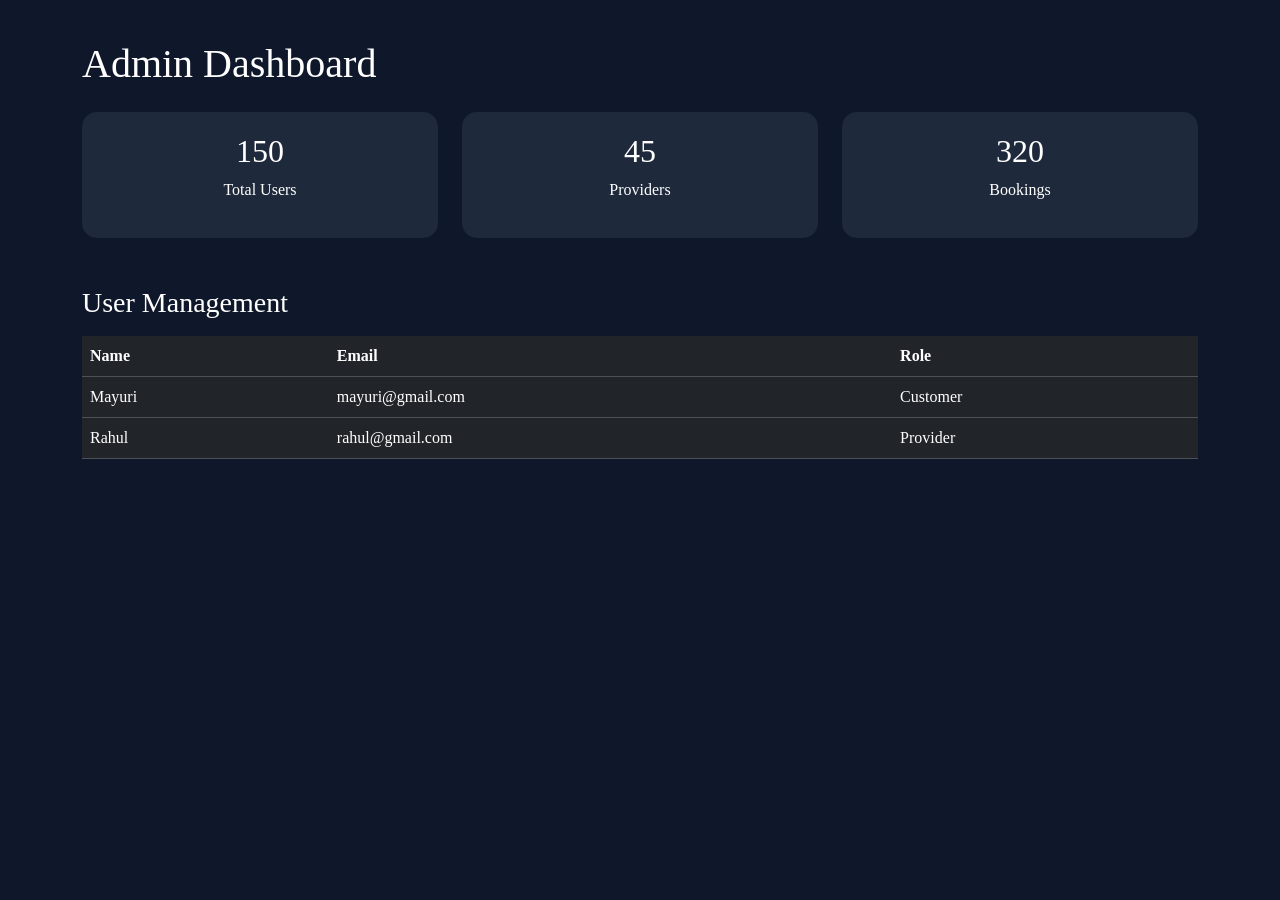
<file: templates/admin.html>
<!DOCTYPE html>
<html>
<head>
<title>Admin Dashboard</title>

<link href="https://cdn.jsdelivr.net/npm/bootstrap@5.3.3/dist/css/bootstrap.min.css" rel="stylesheet">

<style>

body{
    background:#0F172A;
    color:white;
    font-family:'Segoe UI';
}

.container{
    margin-top:40px;
}

.card-box{
    background:#1E293B;
    padding:20px;
    border-radius:15px;
    text-align:center;
}

table{
    color:white !important;
}

</style>

</head>
<body>

<div class="container">

    <h1>Admin Dashboard</h1>

    <div class="row mt-4">

        <div class="col-md-4">
            <div class="card-box">
                <h2>150</h2>
                <p>Total Users</p>
            </div>
        </div>

        <div class="col-md-4">
            <div class="card-box">
                <h2>45</h2>
                <p>Providers</p>
            </div>
        </div>

        <div class="col-md-4">
            <div class="card-box">
                <h2>320</h2>
                <p>Bookings</p>
            </div>
        </div>

    </div>

    <div class="mt-5">

        <h3>User Management</h3>

        <table class="table table-dark mt-3">

            <tr>
                <th>Name</th>
                <th>Email</th>
                <th>Role</th>
            </tr>

            <tr>
                <td>Mayuri</td>
                <td>mayuri@gmail.com</td>
                <td>Customer</td>
            </tr>

            <tr>
                <td>Rahul</td>
                <td>rahul@gmail.com</td>
                <td>Provider</td>
            </tr>

        </table>

    </div>

</div>

</body>
</html>
</file>
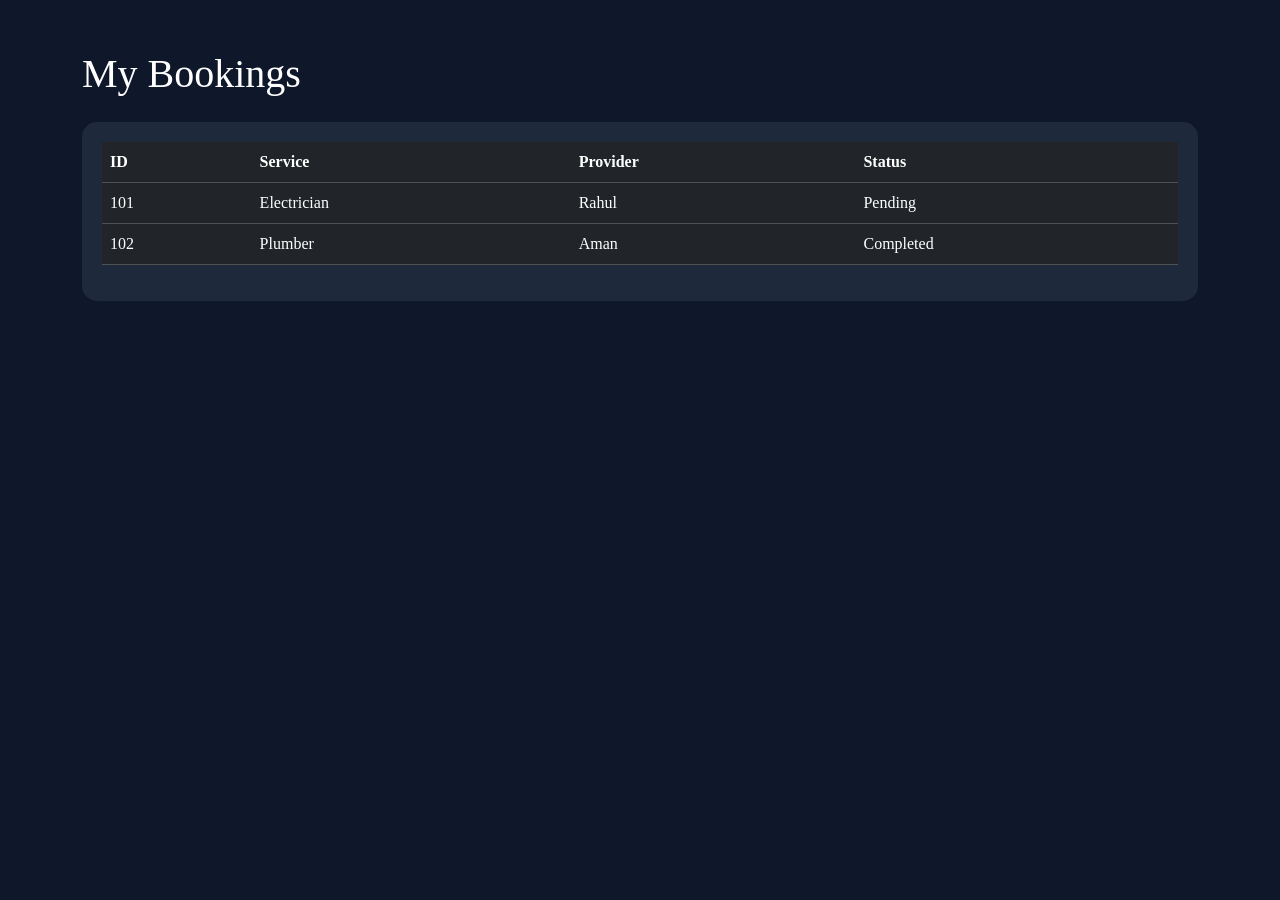
<file: templates/booking.html>
<!DOCTYPE html>
<html>
<head>
    <title>My Bookings</title>
    <link href="https://cdn.jsdelivr.net/npm/bootstrap@5.3.3/dist/css/bootstrap.min.css" rel="stylesheet">

    <style>
        body{
            background:#0F172A;
            color:white;
            font-family:'Segoe UI';
        }

        .container{
            margin-top:50px;
        }

        .card{
            background:#1E293B;
            border:none;
            border-radius:15px;
            padding:20px;
        }

        table{
            color:white !important;
        }
    </style>
</head>
<body>

<div class="container">

    <h1>My Bookings</h1>

    <div class="card mt-4">

        <table class="table table-dark">

            <tr>
                <th>ID</th>
                <th>Service</th>
                <th>Provider</th>
                <th>Status</th>
            </tr>

            <tr>
                <td>101</td>
                <td>Electrician</td>
                <td>Rahul</td>
                <td>Pending</td>
            </tr>

            <tr>
                <td>102</td>
                <td>Plumber</td>
                <td>Aman</td>
                <td>Completed</td>
            </tr>

        </table>

    </div>

</div>

</body>
</html>
</file>
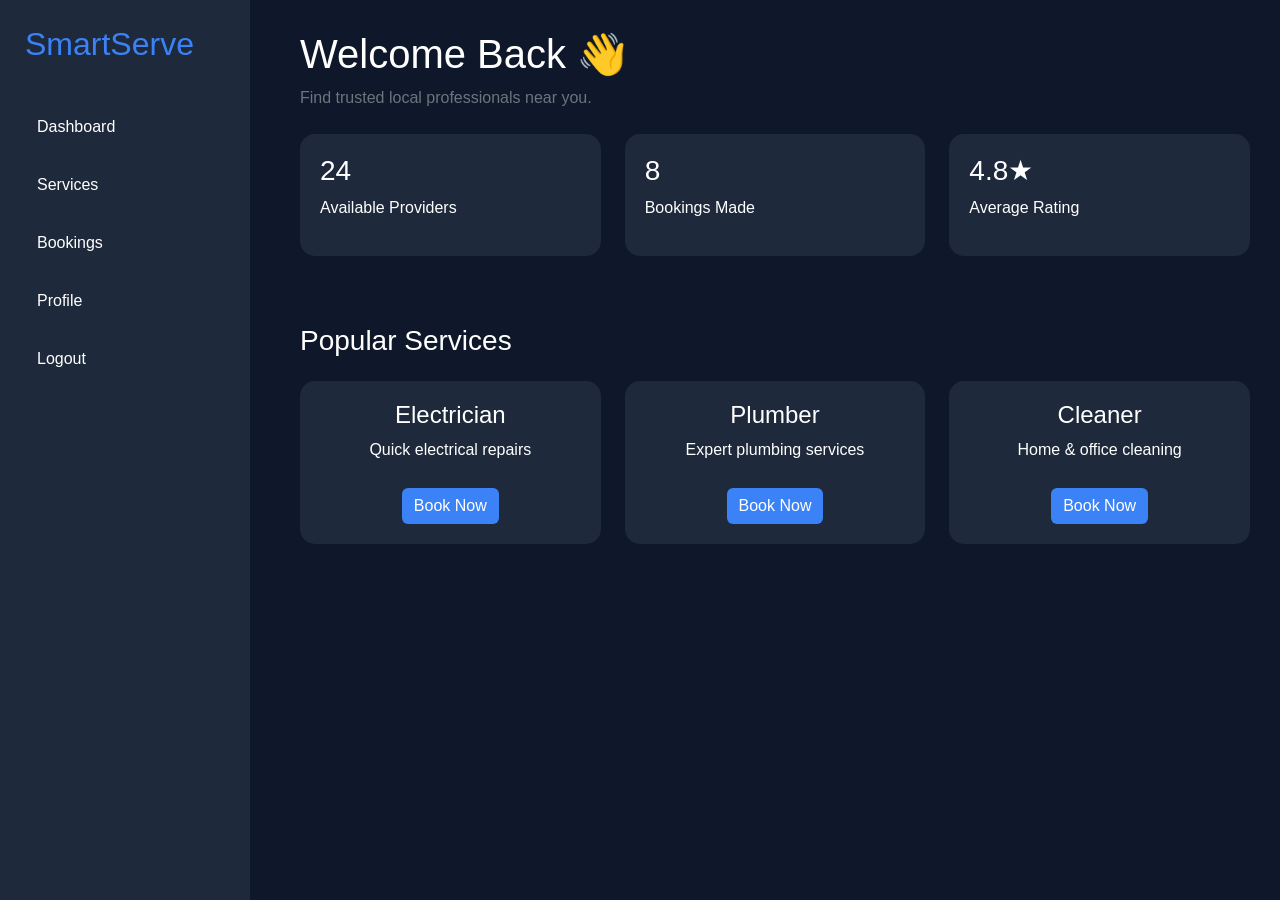
<file: templates/customer.html>
<!DOCTYPE html>
<html lang="en">
<head>
<meta charset="UTF-8">
<meta name="viewport" content="width=device-width, initial-scale=1.0">
<title>SmartServe Dashboard</title>

<link href="https://cdn.jsdelivr.net/npm/bootstrap@5.3.3/dist/css/bootstrap.min.css" rel="stylesheet">

<style>

body{
    background:#0F172A;
    color:white;
    font-family:'Segoe UI',sans-serif;
}

.sidebar{
    position:fixed;
    width:250px;
    height:100vh;
    background:#1E293B;
    padding:25px;
}

.sidebar h2{
    color:#3B82F6;
    margin-bottom:40px;
}

.sidebar a{
    display:block;
    color:white;
    text-decoration:none;
    padding:12px;
    margin-bottom:10px;
    border-radius:10px;
}

.sidebar a:hover{
    background:#334155;
}

.main{
    margin-left:270px;
    padding:30px;
}

.card-box{
    background:#1E293B;
    border-radius:15px;
    padding:20px;
    margin-bottom:20px;
}

.service-card{
    background:#1E293B;
    border-radius:15px;
    padding:20px;
    text-align:center;
    transition:.3s;
}

.service-card:hover{
    transform:translateY(-5px);
}

.btn-book{
    background:#3B82F6;
    border:none;
    margin-top:10px;
}

</style>

</head>
<body>

<div class="sidebar">

    <h2>SmartServe</h2>

    <a href="#">Dashboard</a>
    <a href="/services">Services</a>
    <a href="/booking">Bookings</a>
    <a href="/profile">Profile</a>
    <a href="/">Logout</a>

</div>

<div class="main">

    <h1>Welcome Back 👋</h1>

    <p class="text-secondary">
        Find trusted local professionals near you.
    </p>

    <div class="row mt-4">

        <div class="col-md-4">
            <div class="card-box">
                <h3>24</h3>
                <p>Available Providers</p>
            </div>
        </div>

        <div class="col-md-4">
            <div class="card-box">
                <h3>8</h3>
                <p>Bookings Made</p>
            </div>
        </div>

        <div class="col-md-4">
            <div class="card-box">
                <h3>4.8★</h3>
                <p>Average Rating</p>
            </div>
        </div>

    </div>

    <h3 class="mt-5 mb-4">Popular Services</h3>

    <div class="row">

        <div class="col-md-4">
            <div class="service-card">
                <h4>Electrician</h4>
                <p>Quick electrical repairs</p>
                <button class="btn btn-book text-white">
                    Book Now
                </button>
            </div>
        </div>

        <div class="col-md-4">
            <div class="service-card">
                <h4>Plumber</h4>
                <p>Expert plumbing services</p>
                <button class="btn btn-book text-white">
                    Book Now
                </button>
            </div>
        </div>

        <div class="col-md-4">
            <div class="service-card">
                <h4>Cleaner</h4>
                <p>Home & office cleaning</p>
                <button class="btn btn-book text-white">
                    Book Now
                </button>
            </div>
        </div>

    </div>

</div>

</body>
</html>
</file>
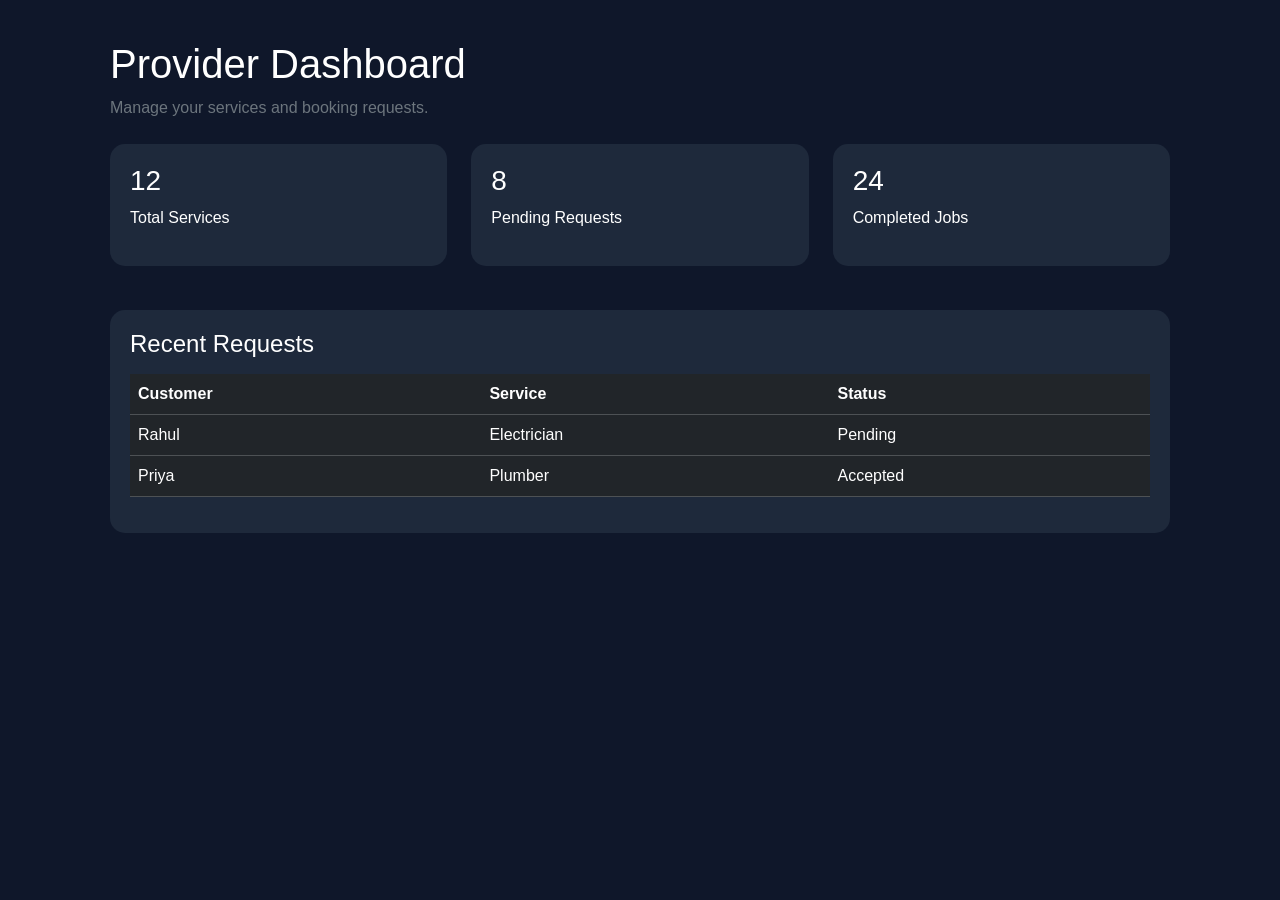
<file: templates/provider.html>
<!DOCTYPE html>
<html lang="en">
<head>
<meta charset="UTF-8">
<meta name="viewport" content="width=device-width, initial-scale=1.0">
<title>Provider Dashboard</title>

<link href="https://cdn.jsdelivr.net/npm/bootstrap@5.3.3/dist/css/bootstrap.min.css" rel="stylesheet">

<style>
body{
    background:#0F172A;
    color:white;
    font-family:'Segoe UI',sans-serif;
}

.container{
    padding:40px;
}

.card-box{
    background:#1E293B;
    border-radius:15px;
    padding:20px;
    margin-bottom:20px;
}

table{
    color:white !important;
}
</style>

</head>
<body>

<div class="container">

    <h1>Provider Dashboard</h1>
    <p class="text-secondary">Manage your services and booking requests.</p>

    <div class="row mt-4">

        <div class="col-md-4">
            <div class="card-box">
                <h3>12</h3>
                <p>Total Services</p>
            </div>
        </div>

        <div class="col-md-4">
            <div class="card-box">
                <h3>8</h3>
                <p>Pending Requests</p>
            </div>
        </div>

        <div class="col-md-4">
            <div class="card-box">
                <h3>24</h3>
                <p>Completed Jobs</p>
            </div>
        </div>

    </div>

    <div class="card-box mt-4">

        <h4>Recent Requests</h4>

        <table class="table table-dark mt-3">

            <tr>
                <th>Customer</th>
                <th>Service</th>
                <th>Status</th>
            </tr>

            <tr>
                <td>Rahul</td>
                <td>Electrician</td>
                <td>Pending</td>
            </tr>

            <tr>
                <td>Priya</td>
                <td>Plumber</td>
                <td>Accepted</td>
            </tr>

        </table>

    </div>

</div>

</body>
</html>
</file>
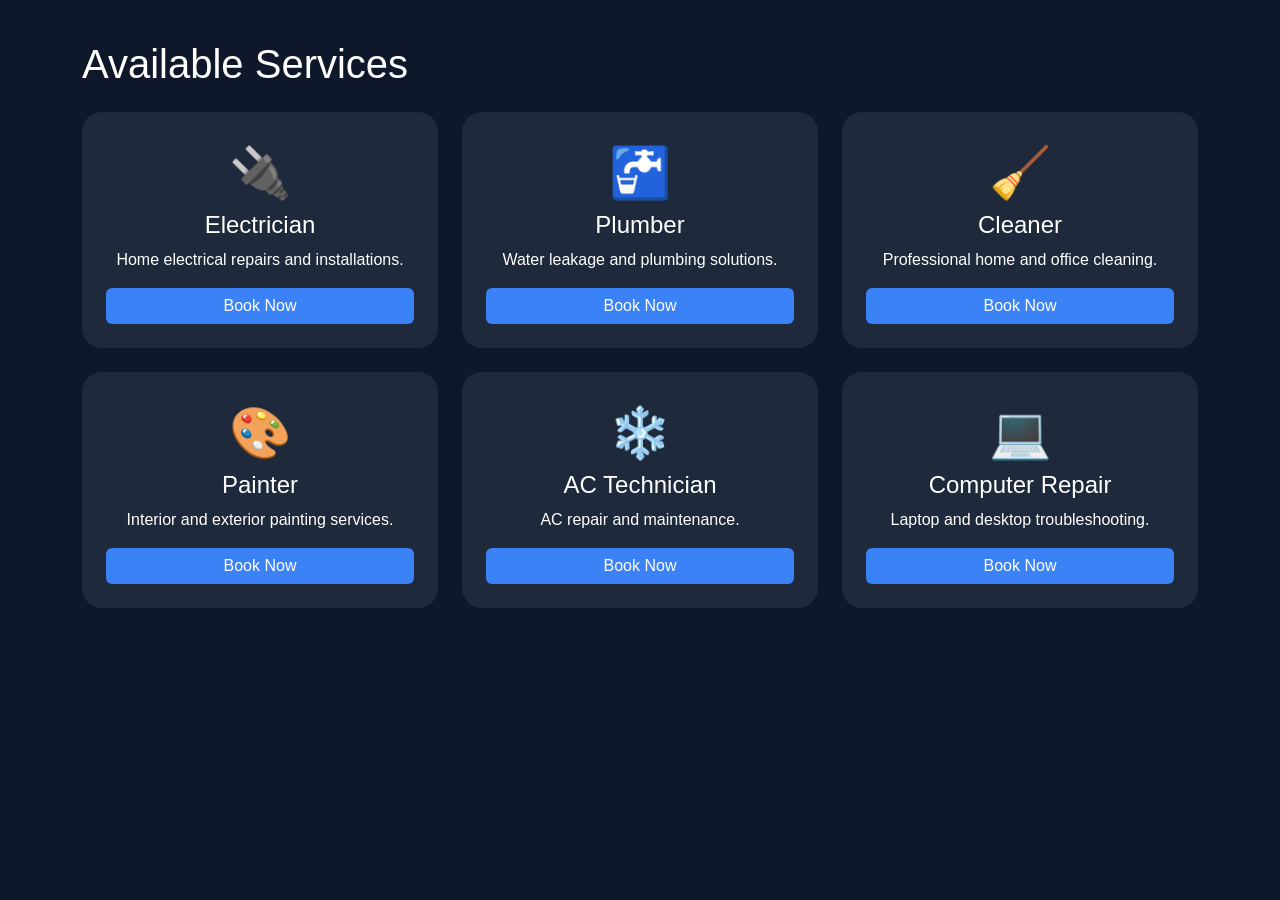
<file: templates/services.html>
<!DOCTYPE html>
<html lang="en">
<head>
<meta charset="UTF-8">
<meta name="viewport" content="width=device-width, initial-scale=1.0">
<title>Services - SmartServe</title>

<link href="https://cdn.jsdelivr.net/npm/bootstrap@5.3.3/dist/css/bootstrap.min.css" rel="stylesheet">

<style>

body{
    background:#0F172A;
    color:white;
    font-family:'Segoe UI',sans-serif;
}

.container{
    padding-top:40px;
}

.card{
    background:#1E293B;
    border:none;
    border-radius:20px;
    color:white;
    transition:0.3s;
}

.card:hover{
    transform:translateY(-5px);
}

.btn-book{
    background:#3B82F6;
    border:none;
}

.btn-book:hover{
    background:#2563EB;
}

.service-icon{
    font-size:50px;
}

</style>

</head>
<body>

<div class="container">

<h1 class="mb-4">Available Services</h1>

<div class="row g-4">

<div class="col-md-4">
<div class="card p-4 text-center">
<div class="service-icon">🔌</div>
<h4>Electrician</h4>
<p>Home electrical repairs and installations.</p>
<button class="btn btn-book text-white">Book Now</button>
</div>
</div>

<div class="col-md-4">
<div class="card p-4 text-center">
<div class="service-icon">🚰</div>
<h4>Plumber</h4>
<p>Water leakage and plumbing solutions.</p>
<button class="btn btn-book text-white">Book Now</button>
</div>
</div>

<div class="col-md-4">
<div class="card p-4 text-center">
<div class="service-icon">🧹</div>
<h4>Cleaner</h4>
<p>Professional home and office cleaning.</p>
<button class="btn btn-book text-white">Book Now</button>
</div>
</div>

<div class="col-md-4">
<div class="card p-4 text-center">
<div class="service-icon">🎨</div>
<h4>Painter</h4>
<p>Interior and exterior painting services.</p>
<button class="btn btn-book text-white">Book Now</button>
</div>
</div>

<div class="col-md-4">
<div class="card p-4 text-center">
<div class="service-icon">❄️</div>
<h4>AC Technician</h4>
<p>AC repair and maintenance.</p>
<button class="btn btn-book text-white">Book Now</button>
</div>
</div>

<div class="col-md-4">
<div class="card p-4 text-center">
<div class="service-icon">💻</div>
<h4>Computer Repair</h4>
<p>Laptop and desktop troubleshooting.</p>
<button class="btn btn-book text-white">Book Now</button>
</div>
</div>

</div>

</div>

</body>
</html>
</file>
